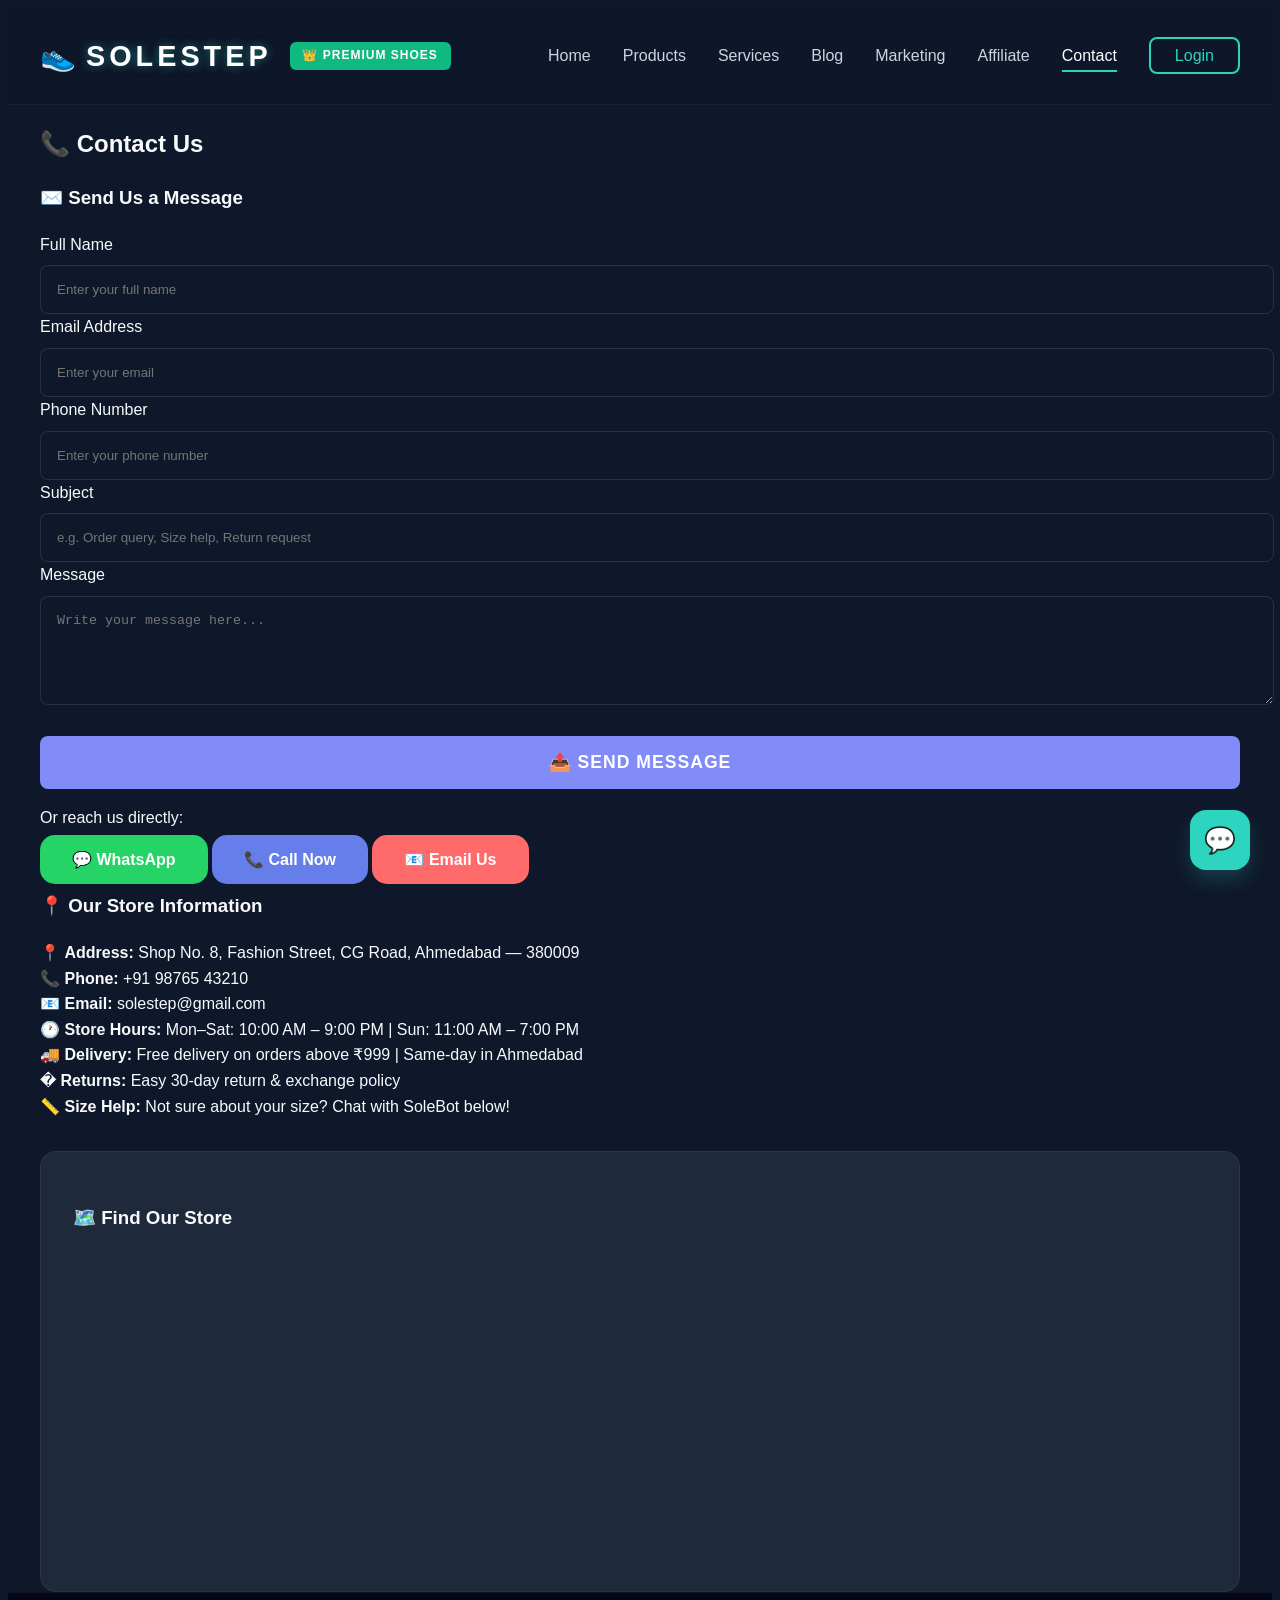
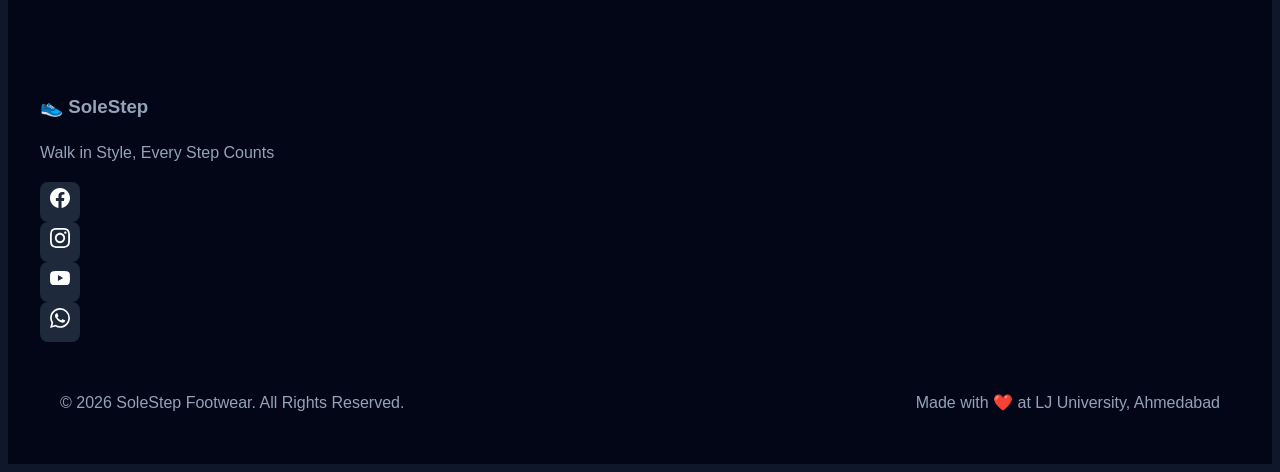
<file: smm-/contact.html>
<!DOCTYPE html>
<html lang="en">
<head>
    <meta charset="UTF-8">
    <meta name="viewport" content="width=device-width, initial-scale=1.0">
    <title>Contact - SoleStep Footwear</title>
    <link rel="stylesheet" href="style.css">
</head>
<body>
    <nav class="navbar">
        <div class="container">
            <div class="logo">👟 <span class="logo-text">SoleStep</span> <span class="veg-badge">👑 Premium Shoes</span></div>
            <div class="nav-right">
                <ul class="nav-links">
                    <li><a href="index.html">Home</a></li>
                    <li><a href="products.html">Products</a></li>
                    <li><a href="services.html">Services</a></li>
                    <li><a href="blog.html">Blog</a></li>
                    <li><a href="email-marketing.html">Marketing</a></li>
                    <li><a href="affiliate.html">Affiliate</a></li>
                    <li><a href="contact.html" class="active">Contact</a></li>
                    <li><a href="login.html" class="login-btn">Login</a></li>
                </ul>
            </div>
        </div>
    </nav>

    <section class="content-section">
        <div class="container">
            <h2>📞 Contact Us</h2>

            <div class="contact-form">
                <h3>✉️ Send Us a Message</h3>
                <form id="contactForm" onsubmit="submitForm(event)">
                    <div class="form-group">
                        <label>Full Name</label>
                        <input type="text" placeholder="Enter your full name" required>
                    </div>
                    <div class="form-group">
                        <label>Email Address</label>
                        <input type="email" placeholder="Enter your email" required>
                    </div>
                    <div class="form-group">
                        <label>Phone Number</label>
                        <input type="tel" placeholder="Enter your phone number" required>
                    </div>
                    <div class="form-group">
                        <label>Subject</label>
                        <input type="text" placeholder="e.g. Order query, Size help, Return request" required>
                    </div>
                    <div class="form-group">
                        <label>Message</label>
                        <textarea rows="5" placeholder="Write your message here..." required></textarea>
                    </div>
                    <button type="submit" class="submit-btn fancy-btn">📤 Send Message</button>
                </form>
                <div id="successMsg" style="display:none; background:rgba(255,255,255,0.95); color:#25D366; padding:1.5rem; border-radius:15px; text-align:center; margin-top:1rem; font-size:1.2rem; font-weight:bold;">
                    ✅ Message sent! We'll reply within 24 hours. Thank you for contacting SoleStep!
                </div>
                <div class="quick-contact">
                    <p>Or reach us directly:</p>
                    <div class="quick-buttons">
                        <a href="https://wa.me/919876543210" target="_blank" class="quick-btn" style="background:#25D366;color:white;padding:1rem 2rem;border-radius:15px;text-decoration:none;font-weight:bold;">💬 WhatsApp</a>
                        <a href="tel:+919876543210" class="quick-btn" style="background:#667eea;color:white;padding:1rem 2rem;border-radius:15px;text-decoration:none;font-weight:bold;">📞 Call Now</a>
                        <a href="mailto:solestep@gmail.com" class="quick-btn" style="background:#ff6b6b;color:white;padding:1rem 2rem;border-radius:15px;text-decoration:none;font-weight:bold;">📧 Email Us</a>
                    </div>
                </div>
            </div>

            <div class="contact-info">
                <h3>📍 Our Store Information</h3>
                <div class="info-item">📍 <strong>Address:</strong> Shop No. 8, Fashion Street, CG Road, Ahmedabad — 380009</div>
                <div class="info-item">📞 <strong>Phone:</strong> +91 98765 43210</div>
                <div class="info-item">📧 <strong>Email:</strong> solestep@gmail.com</div>
                <div class="info-item">🕐 <strong>Store Hours:</strong> Mon–Sat: 10:00 AM – 9:00 PM | Sun: 11:00 AM – 7:00 PM</div>
                <div class="info-item">🚚 <strong>Delivery:</strong> Free delivery on orders above ₹999 | Same-day in Ahmedabad</div>
                <div class="info-item">� <strong>Returns:</strong> Easy 30-day return & exchange policy</div>
                <div class="info-item">📏 <strong>Size Help:</strong> Not sure about your size? Chat with SoleBot below!</div>
            </div>

            <div class="marketing-card" style="margin-top:2rem;">
                <h3>🗺️ Find Our Store</h3>
                <iframe src="https://www.google.com/maps/embed?pb=!1m18!1m12!1m3!1d3671.9!2d72.5714!3d23.0225!2m3!1f0!2f0!3f0!3m2!1i1024!2i768!4f13.1!3m3!1m2!1s0x0%3A0x0!2zMjPCsDAxJzIxLjAiTiA3MsKwMzQnMTcuMCJF!5e0!3m2!1sen!2sin!4v1234567890"
                    width="100%" height="300" style="border:0;border-radius:10px;" allowfullscreen="" loading="lazy"></iframe>
            </div>
        </div>
    </section>

    <footer>
        <div class="container">
            <div class="footer-content">
                <div class="footer-logo"><h3>👟 SoleStep</h3><p>Walk in Style, Every Step Counts</p></div>
                <div class="social-links">
                    <a href="https://facebook.com" target="_blank" class="social-icon facebook" title="Facebook"><span class="icon-circle"><svg viewBox="0 0 24 24" width="20" height="20" fill="white"><path d="M24 12.073c0-6.627-5.373-12-12-12s-12 5.373-12 12c0 5.99 4.388 10.954 10.125 11.854v-8.385H7.078v-3.47h3.047V9.43c0-3.007 1.792-4.669 4.533-4.669 1.312 0 2.686.235 2.686.235v2.953H15.83c-1.491 0-1.956.925-1.956 1.874v2.25h3.328l-.532 3.47h-2.796v8.385C19.612 23.027 24 18.062 24 12.073z"/></svg></span></a>
                    <a href="https://instagram.com" target="_blank" class="social-icon instagram" title="Instagram"><span class="icon-circle"><svg viewBox="0 0 24 24" width="20" height="20" fill="white"><path d="M12 2.163c3.204 0 3.584.012 4.85.07 3.252.148 4.771 1.691 4.919 4.919.058 1.265.069 1.645.069 4.849 0 3.205-.012 3.584-.069 4.849-.149 3.225-1.664 4.771-4.919 4.919-1.266.058-1.644.07-4.85.07-3.204 0-3.584-.012-4.849-.07-3.26-.149-4.771-1.699-4.919-4.92-.058-1.265-.07-1.644-.07-4.849 0-3.204.013-3.583.07-4.849.149-3.227 1.664-4.771 4.919-4.919 1.266-.057 1.645-.069 4.849-.069zm0-2.163c-3.259 0-3.667.014-4.947.072-4.358.2-6.78 2.618-6.98 6.98-.059 1.281-.073 1.689-.073 4.948 0 3.259.014 3.668.072 4.948.2 4.358 2.618 6.78 6.98 6.98 1.281.058 1.689.072 4.948.072 3.259 0 3.668-.014 4.948-.072 4.354-.2 6.782-2.618 6.979-6.98.059-1.28.073-1.689.073-4.948 0-3.259-.014-3.667-.072-4.947-.196-4.354-2.617-6.78-6.979-6.98-1.281-.059-1.69-.073-4.949-.073zm0 5.838c-3.403 0-6.162 2.759-6.162 6.162s2.759 6.163 6.162 6.163 6.162-2.759 6.162-6.163c0-3.403-2.759-6.162-6.162-6.162zm0 10.162c-2.209 0-4-1.79-4-4 0-2.209 1.791-4 4-4s4 1.791 4 4c0 2.21-1.791 4-4 4zm6.406-11.845c-.796 0-1.441.645-1.441 1.44s.645 1.44 1.441 1.44c.795 0 1.439-.645 1.439-1.44s-.644-1.44-1.439-1.44z"/></svg></span></a>
                    <a href="https://youtube.com" target="_blank" class="social-icon youtube" title="YouTube"><span class="icon-circle"><svg viewBox="0 0 24 24" width="20" height="20" fill="white"><path d="M23.498 6.186a3.016 3.016 0 0 0-2.122-2.136C19.505 3.545 12 3.545 12 3.545s-7.505 0-9.377.505A3.017 3.017 0 0 0 .502 6.186C0 8.07 0 12 0 12s0 3.93.502 5.814a3.016 3.016 0 0 0 2.122 2.136c1.871.505 9.376.505 9.376.505s7.505 0 9.377-.505a3.015 3.015 0 0 0 2.122-2.136C24 15.93 24 12 24 12s0-3.93-.502-5.814zM9.545 15.568V8.432L15.818 12l-6.273 3.568z"/></svg></span></a>
                    <a href="https://wa.me/919876543210" target="_blank" class="social-icon whatsapp" title="WhatsApp"><span class="icon-circle"><svg viewBox="0 0 24 24" width="20" height="20" fill="white"><path d="M17.472 14.382c-.297-.149-1.758-.867-2.03-.967-.273-.099-.471-.148-.67.15-.197.297-.767.966-.94 1.164-.173.199-.347.223-.644.075-.297-.15-1.255-.463-2.39-1.475-.883-.788-1.48-1.761-1.653-2.059-.173-.297-.018-.458.13-.606.134-.133.298-.347.446-.52.149-.174.198-.298.298-.497.099-.198.05-.371-.025-.52-.075-.149-.669-1.612-.916-2.207-.242-.579-.487-.5-.669-.51-.173-.008-.371-.01-.57-.01-.198 0-.52.074-.792.372-.272.297-1.04 1.016-1.04 2.479 0 1.462 1.065 2.875 1.213 3.074.149.198 2.096 3.2 5.077 4.487.709.306 1.262.489 1.694.625.712.227 1.36.195 1.871.118.571-.085 1.758-.719 2.006-1.413.248-.694.248-1.289.173-1.413-.074-.124-.272-.198-.57-.347m-5.421 7.403h-.004a9.87 9.87 0 01-5.031-1.378l-.361-.214-3.741.982.998-3.648-.235-.374a9.86 9.86 0 01-1.51-5.26c.001-5.45 4.436-9.884 9.888-9.884 2.64 0 5.122 1.03 6.988 2.898a9.825 9.825 0 012.893 6.994c-.003 5.45-4.437 9.884-9.885 9.884m8.413-18.297A11.815 11.815 0 0012.05 0C5.495 0 .16 5.335.157 11.892c0 2.096.547 4.142 1.588 5.945L.057 24l6.305-1.654a11.882 11.882 0 005.683 1.448h.005c6.554 0 11.89-5.335 11.893-11.893a11.821 11.821 0 00-3.48-8.413Z"/></svg></span></a>
                </div>
            </div>
            <div class="footer-bottom">
                <p>&copy; 2026 SoleStep Footwear. All Rights Reserved.</p>
                <p>Made with ❤️ at LJ University, Ahmedabad</p>
            </div>
        </div>
    </footer>

    <div id="chatbot-btn" onclick="toggleChat()" title="Chat with SoleBot">💬</div>
    <div id="chatbot-box">
        <div id="chat-header"><span>👟 SoleBot — AI Assistant</span><button onclick="toggleChat()" style="background:none;border:none;color:white;font-size:1.2rem;cursor:pointer;">✕</button></div>
        <div id="chat-messages"><div class="bot-msg">Hi! 👋 I'm SoleBot. Ask me about shoes, sizes, delivery or anything!</div></div>
        <div id="chat-input-area"><input type="text" id="chat-input" placeholder="Type your message..." onkeydown="if(event.key==='Enter') sendMsg()"><button onclick="sendMsg()">➤</button></div>
    </div>
    <script src="chatbot.js"></script>
    <script>function submitForm(e){e.preventDefault();document.getElementById('contactForm').style.display='none';document.getElementById('successMsg').style.display='block';}</script>
</body>
</html>
</file>
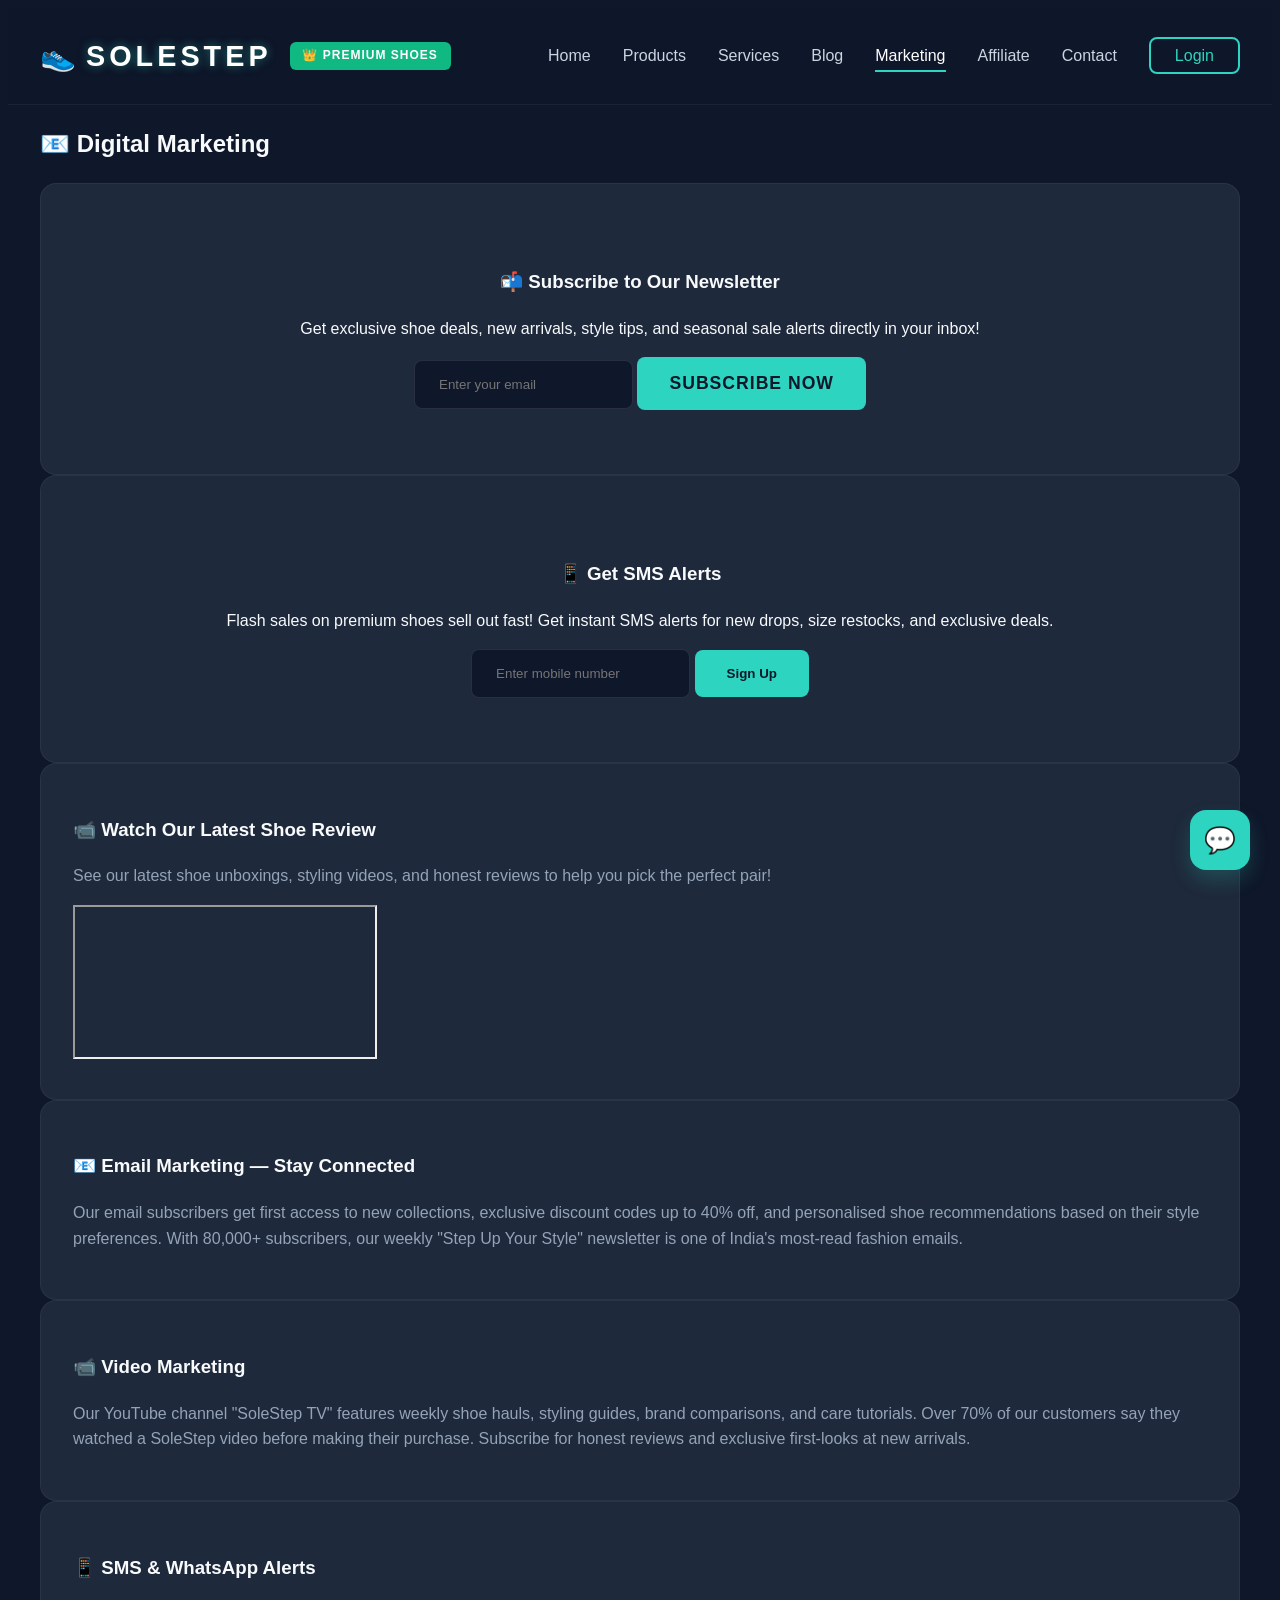
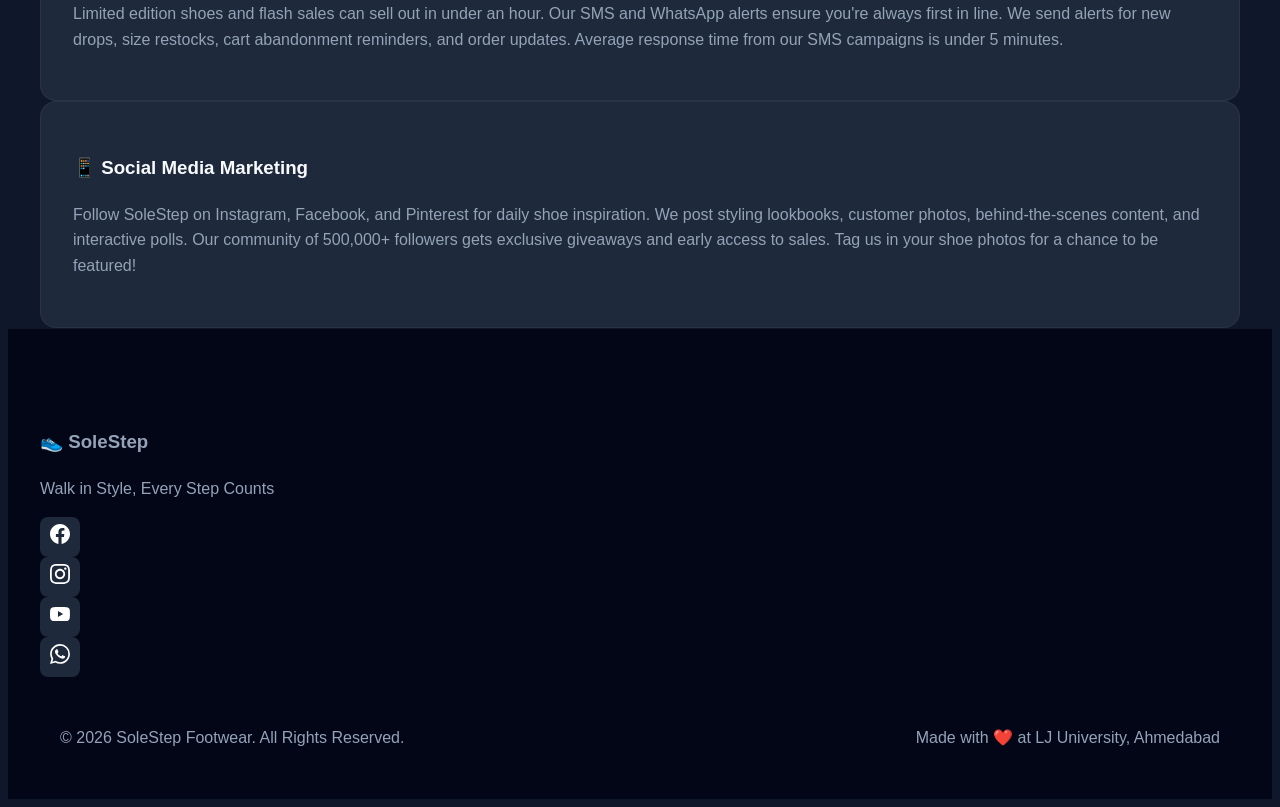
<file: smm-/email-marketing.html>
<!DOCTYPE html>
<html lang="en">
<head>
    <meta charset="UTF-8">
    <meta name="viewport" content="width=device-width, initial-scale=1.0">
    <title>Marketing - SoleStep Footwear</title>
    <link rel="stylesheet" href="style.css">
</head>
<body>
    <nav class="navbar">
        <div class="container">
            <div class="logo">👟 <span class="logo-text">SoleStep</span> <span class="veg-badge">👑 Premium Shoes</span></div>
            <div class="nav-right">
                <ul class="nav-links">
                    <li><a href="index.html">Home</a></li>
                    <li><a href="products.html">Products</a></li>
                    <li><a href="services.html">Services</a></li>
                    <li><a href="blog.html">Blog</a></li>
                    <li><a href="email-marketing.html" class="active">Marketing</a></li>
                    <li><a href="affiliate.html">Affiliate</a></li>
                    <li><a href="contact.html">Contact</a></li>
                    <li><a href="login.html" class="login-btn">Login</a></li>
                </ul>
            </div>
        </div>
    </nav>
    <section class="content-section">
        <div class="container">
            <h2>📧 Digital Marketing</h2>
            <div class="subscription-box">
                <h3>📬 Subscribe to Our Newsletter</h3>
                <p>Get exclusive shoe deals, new arrivals, style tips, and seasonal sale alerts directly in your inbox!</p>
                <form class="subscription-form" onsubmit="alert('Subscribed! Thank you.'); return false;">
                    <input type="email" placeholder="Enter your email" required>
                    <button type="submit" class="fancy-btn">Subscribe Now</button>
                </form>
            </div>
            <div class="sms-box">
                <h3>📱 Get SMS Alerts</h3>
                <p>Flash sales on premium shoes sell out fast! Get instant SMS alerts for new drops, size restocks, and exclusive deals.</p>
                <form class="sms-form" onsubmit="alert('Signed up for SMS alerts!'); return false;">
                    <input type="tel" placeholder="Enter mobile number" required>
                    <button type="submit">Sign Up</button>
                </form>
            </div>
            <div class="marketing-card">
                <h3>📹 Watch Our Latest Shoe Review</h3>
                <p>See our latest shoe unboxings, styling videos, and honest reviews to help you pick the perfect pair!</p>
                <div class="video-container">
                    <iframe src="https://www.youtube.com/embed/dQw4w9WgXcQ" allowfullscreen></iframe>
                </div>
            </div>
            <div class="marketing-card">
                <h3>📧 Email Marketing — Stay Connected</h3>
                <p>Our email subscribers get first access to new collections, exclusive discount codes up to 40% off, and personalised shoe recommendations based on their style preferences. With 80,000+ subscribers, our weekly "Step Up Your Style" newsletter is one of India's most-read fashion emails.</p>
            </div>
            <div class="marketing-card">
                <h3>📹 Video Marketing</h3>
                <p>Our YouTube channel "SoleStep TV" features weekly shoe hauls, styling guides, brand comparisons, and care tutorials. Over 70% of our customers say they watched a SoleStep video before making their purchase. Subscribe for honest reviews and exclusive first-looks at new arrivals.</p>
            </div>
            <div class="marketing-card">
                <h3>📱 SMS & WhatsApp Alerts</h3>
                <p>Limited edition shoes and flash sales can sell out in under an hour. Our SMS and WhatsApp alerts ensure you're always first in line. We send alerts for new drops, size restocks, cart abandonment reminders, and order updates. Average response time from our SMS campaigns is under 5 minutes.</p>
            </div>
            <div class="marketing-card">
                <h3>📱 Social Media Marketing</h3>
                <p>Follow SoleStep on Instagram, Facebook, and Pinterest for daily shoe inspiration. We post styling lookbooks, customer photos, behind-the-scenes content, and interactive polls. Our community of 500,000+ followers gets exclusive giveaways and early access to sales. Tag us in your shoe photos for a chance to be featured!</p>
            </div>
        </div>
    </section>
    <footer>
        <div class="container">
            <div class="footer-content">
                <div class="footer-logo"><h3>👟 SoleStep</h3><p>Walk in Style, Every Step Counts</p></div>
                <div class="social-links">
                    <a href="https://facebook.com" target="_blank" class="social-icon facebook" title="Facebook"><span class="icon-circle"><svg viewBox="0 0 24 24" width="20" height="20" fill="white"><path d="M24 12.073c0-6.627-5.373-12-12-12s-12 5.373-12 12c0 5.99 4.388 10.954 10.125 11.854v-8.385H7.078v-3.47h3.047V9.43c0-3.007 1.792-4.669 4.533-4.669 1.312 0 2.686.235 2.686.235v2.953H15.83c-1.491 0-1.956.925-1.956 1.874v2.25h3.328l-.532 3.47h-2.796v8.385C19.612 23.027 24 18.062 24 12.073z"/></svg></span></a>
                    <a href="https://instagram.com" target="_blank" class="social-icon instagram" title="Instagram"><span class="icon-circle"><svg viewBox="0 0 24 24" width="20" height="20" fill="white"><path d="M12 2.163c3.204 0 3.584.012 4.85.07 3.252.148 4.771 1.691 4.919 4.919.058 1.265.069 1.645.069 4.849 0 3.205-.012 3.584-.069 4.849-.149 3.225-1.664 4.771-4.919 4.919-1.266.058-1.644.07-4.85.07-3.204 0-3.584-.012-4.849-.07-3.26-.149-4.771-1.699-4.919-4.92-.058-1.265-.07-1.644-.07-4.849 0-3.204.013-3.583.07-4.849.149-3.227 1.664-4.771 4.919-4.919 1.266-.057 1.645-.069 4.849-.069zm0-2.163c-3.259 0-3.667.014-4.947.072-4.358.2-6.78 2.618-6.98 6.98-.059 1.281-.073 1.689-.073 4.948 0 3.259.014 3.668.072 4.948.2 4.358 2.618 6.78 6.98 6.98 1.281.058 1.689.072 4.948.072 3.259 0 3.668-.014 4.948-.072 4.354-.2 6.782-2.618 6.979-6.98.059-1.28.073-1.689.073-4.948 0-3.259-.014-3.667-.072-4.947-.196-4.354-2.617-6.78-6.979-6.98-1.281-.059-1.69-.073-4.949-.073zm0 5.838c-3.403 0-6.162 2.759-6.162 6.162s2.759 6.163 6.162 6.163 6.162-2.759 6.162-6.163c0-3.403-2.759-6.162-6.162-6.162zm0 10.162c-2.209 0-4-1.79-4-4 0-2.209 1.791-4 4-4s4 1.791 4 4c0 2.21-1.791 4-4 4zm6.406-11.845c-.796 0-1.441.645-1.441 1.44s.645 1.44 1.441 1.44c.795 0 1.439-.645 1.439-1.44s-.644-1.44-1.439-1.44z"/></svg></span></a>
                    <a href="https://youtube.com" target="_blank" class="social-icon youtube" title="YouTube"><span class="icon-circle"><svg viewBox="0 0 24 24" width="20" height="20" fill="white"><path d="M23.498 6.186a3.016 3.016 0 0 0-2.122-2.136C19.505 3.545 12 3.545 12 3.545s-7.505 0-9.377.505A3.017 3.017 0 0 0 .502 6.186C0 8.07 0 12 0 12s0 3.93.502 5.814a3.016 3.016 0 0 0 2.122 2.136c1.871.505 9.376.505 9.376.505s7.505 0 9.377-.505a3.015 3.015 0 0 0 2.122-2.136C24 15.93 24 12 24 12s0-3.93-.502-5.814zM9.545 15.568V8.432L15.818 12l-6.273 3.568z"/></svg></span></a>
                    <a href="https://wa.me/919876543210" target="_blank" class="social-icon whatsapp" title="WhatsApp"><span class="icon-circle"><svg viewBox="0 0 24 24" width="20" height="20" fill="white"><path d="M17.472 14.382c-.297-.149-1.758-.867-2.03-.967-.273-.099-.471-.148-.67.15-.197.297-.767.966-.94 1.164-.173.199-.347.223-.644.075-.297-.15-1.255-.463-2.39-1.475-.883-.788-1.48-1.761-1.653-2.059-.173-.297-.018-.458.13-.606.134-.133.298-.347.446-.52.149-.174.198-.298.298-.497.099-.198.05-.371-.025-.52-.075-.149-.669-1.612-.916-2.207-.242-.579-.487-.5-.669-.51-.173-.008-.371-.01-.57-.01-.198 0-.52.074-.792.372-.272.297-1.04 1.016-1.04 2.479 0 1.462 1.065 2.875 1.213 3.074.149.198 2.096 3.2 5.077 4.487.709.306 1.262.489 1.694.625.712.227 1.36.195 1.871.118.571-.085 1.758-.719 2.006-1.413.248-.694.248-1.289.173-1.413-.074-.124-.272-.198-.57-.347m-5.421 7.403h-.004a9.87 9.87 0 01-5.031-1.378l-.361-.214-3.741.982.998-3.648-.235-.374a9.86 9.86 0 01-1.51-5.26c.001-5.45 4.436-9.884 9.888-9.884 2.64 0 5.122 1.03 6.988 2.898a9.825 9.825 0 012.893 6.994c-.003 5.45-4.437 9.884-9.885 9.884m8.413-18.297A11.815 11.815 0 0012.05 0C5.495 0 .16 5.335.157 11.892c0 2.096.547 4.142 1.588 5.945L.057 24l6.305-1.654a11.882 11.882 0 005.683 1.448h.005c6.554 0 11.89-5.335 11.893-11.893a11.821 11.821 0 00-3.48-8.413Z"/></svg></span></a>
                </div>
            </div>
            <div class="footer-bottom"><p>&copy; 2026 SoleStep Footwear. All Rights Reserved.</p><p>Made with ❤️ at LJ University, Ahmedabad</p></div>
        </div>
    </footer>
    <div id="chatbot-btn" onclick="toggleChat()" title="Chat with SoleBot">💬</div>
    <div id="chatbot-box">
        <div id="chat-header"><span>👟 SoleBot — AI Assistant</span><button onclick="toggleChat()" style="background:none;border:none;color:white;font-size:1.2rem;cursor:pointer;">✕</button></div>
        <div id="chat-messages"><div class="bot-msg">Hi! 👋 I'm SoleBot. Ask me about shoes, sizes, delivery or anything!</div></div>
        <div id="chat-input-area"><input type="text" id="chat-input" placeholder="Type your message..." onkeydown="if(event.key==='Enter') sendMsg()"><button onclick="sendMsg()">➤</button></div>
    </div>
    <script src="chatbot.js"></script>
</body>
</html>
</file>
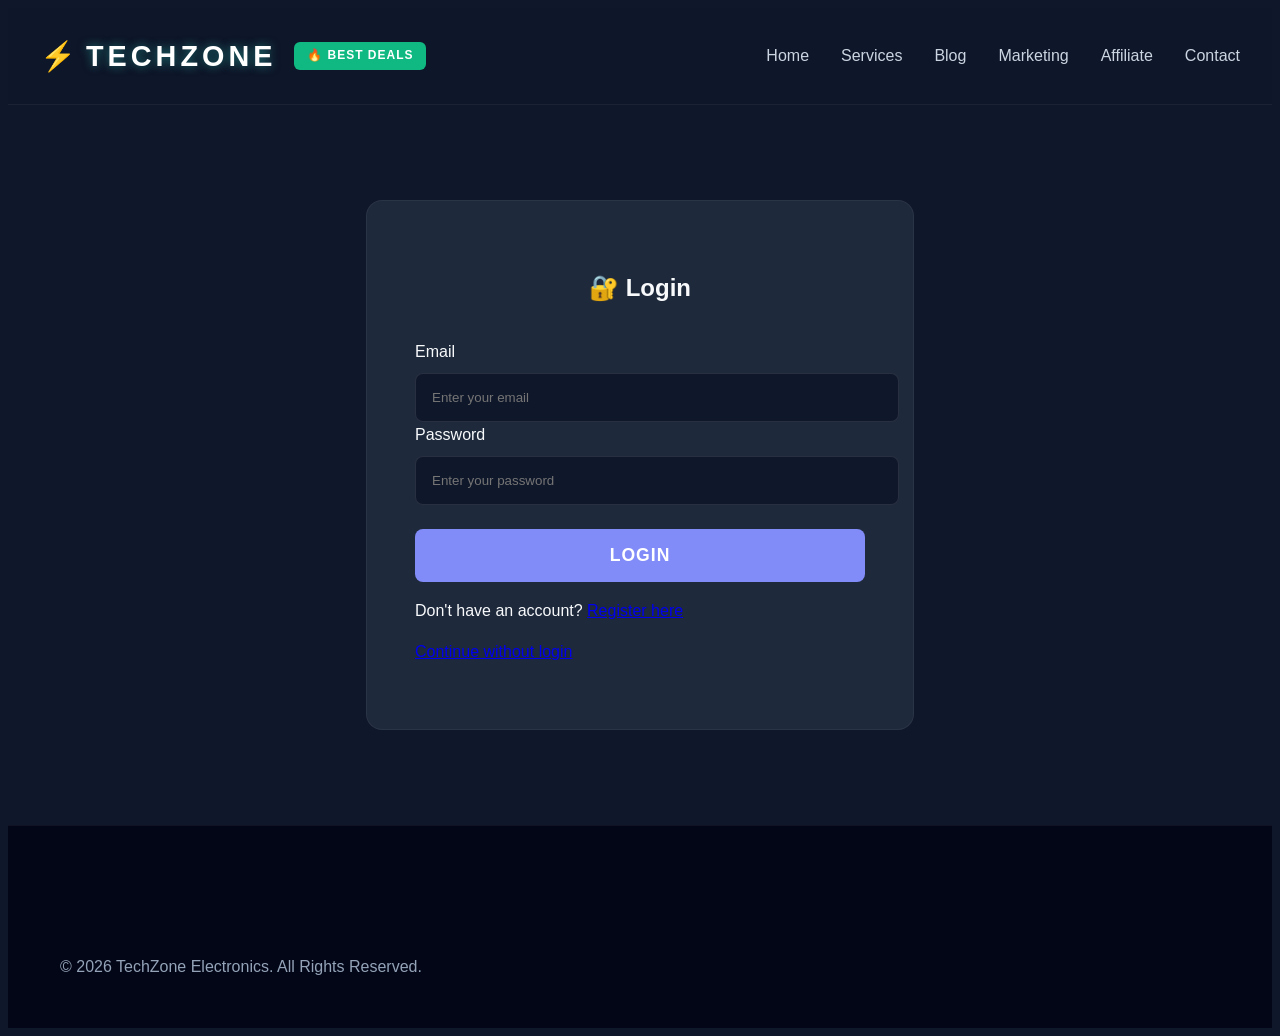
<file: smm-/login.html>
<!DOCTYPE html>
<html lang="en">
<head>
    <meta charset="UTF-8">
    <meta name="viewport" content="width=device-width, initial-scale=1.0">
    <title>Login - TechZone Electronics</title>
    <link rel="stylesheet" href="style.css">
</head>
<body>
    <nav class="navbar">
        <div class="container">
            <div class="logo">⚡ <span class="logo-text">TechZone</span> <span class="veg-badge">🔥 Best Deals</span></div>
            <div class="nav-right">
                <ul class="nav-links">
                    <li><a href="index.html">Home</a></li>
                    <li><a href="services.html">Services</a></li>
                    <li><a href="blog.html">Blog</a></li>
                    <li><a href="email-marketing.html">Marketing</a></li>
                    <li><a href="affiliate.html">Affiliate</a></li>
                    <li><a href="contact.html">Contact</a></li>
                </ul>
            </div>
        </div>
    </nav>

    <div class="auth-container">
        <div class="auth-box">
            <h2>🔐 Login</h2>
            <form action="index.html">
                <div class="form-group">
                    <label for="email">Email</label>
                    <input type="email" id="email" placeholder="Enter your email" required>
                </div>
                <div class="form-group">
                    <label for="password">Password</label>
                    <input type="password" id="password" placeholder="Enter your password" required>
                </div>
                <button type="submit" class="submit-btn fancy-btn">Login</button>
            </form>
            <div class="auth-link">
                <p>Don't have an account? <a href="register.html">Register here</a></p>
                <p><a href="index.html">Continue without login</a></p>
            </div>
        </div>
    </div>

    <footer>
        <div class="container">
            <div class="footer-bottom">
                <p>&copy; 2026 TechZone Electronics. All Rights Reserved.</p>
            </div>
        </div>
    </footer>
</body>
</html>
</file>
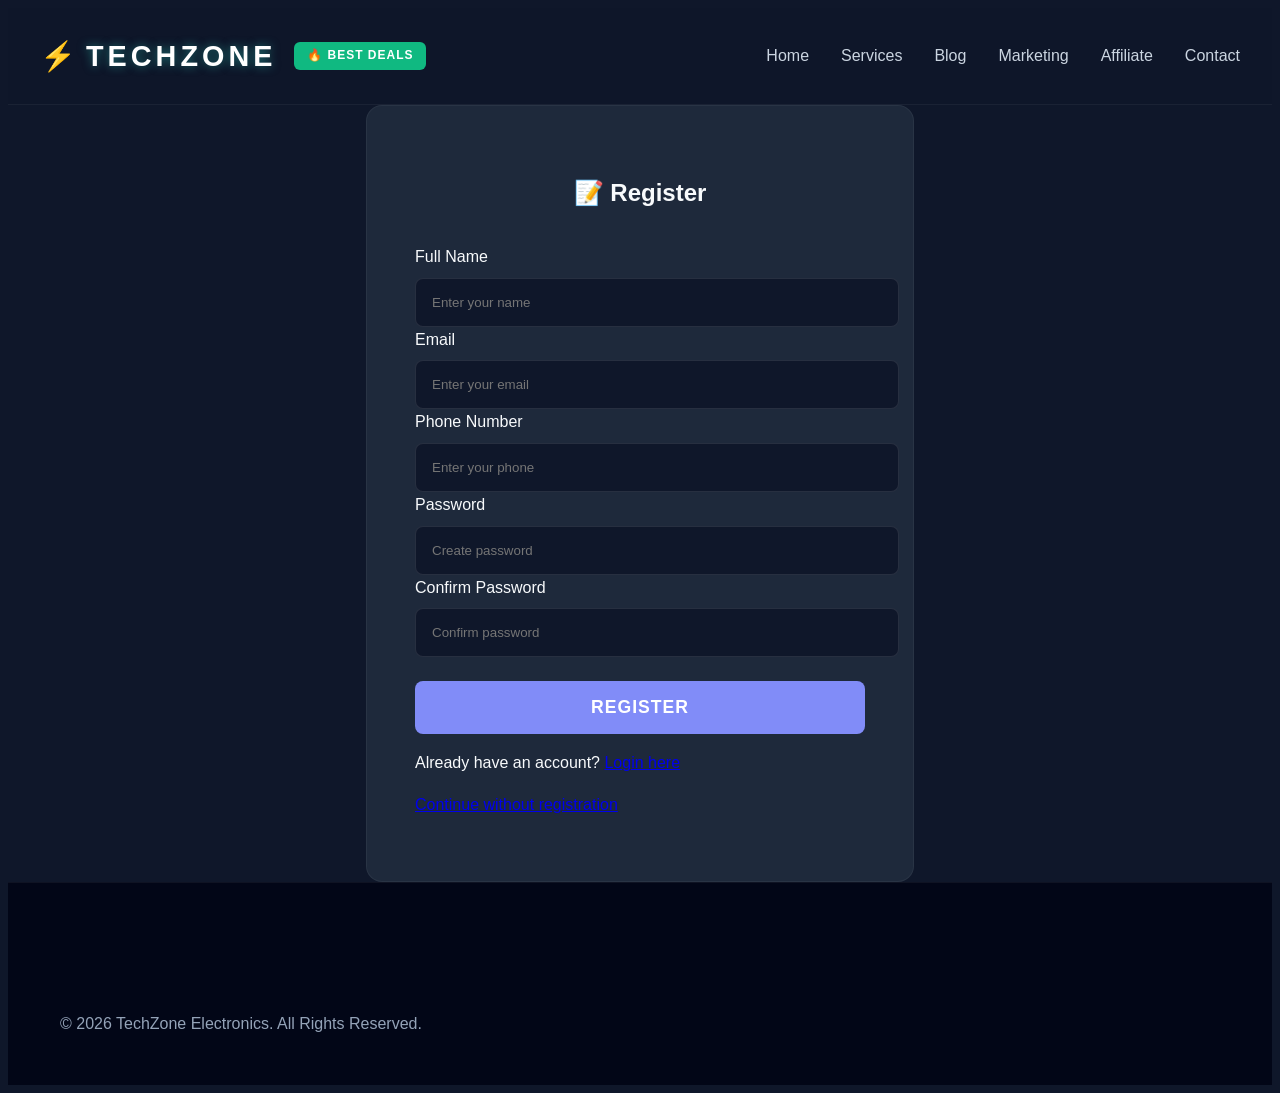
<file: smm-/register.html>
<!DOCTYPE html>
<html lang="en">
<head>
    <meta charset="UTF-8">
    <meta name="viewport" content="width=device-width, initial-scale=1.0">
    <title>Register - TechZone Electronics</title>
    <link rel="stylesheet" href="style.css">
</head>
<body>
    <nav class="navbar">
        <div class="container">
            <div class="logo">⚡ <span class="logo-text">TechZone</span> <span class="veg-badge">🔥 Best Deals</span></div>
            <div class="nav-right">
                <ul class="nav-links">
                    <li><a href="index.html">Home</a></li>
                    <li><a href="services.html">Services</a></li>
                    <li><a href="blog.html">Blog</a></li>
                    <li><a href="email-marketing.html">Marketing</a></li>
                    <li><a href="affiliate.html">Affiliate</a></li>
                    <li><a href="contact.html">Contact</a></li>
                </ul>
            </div>
        </div>
    </nav>

    <div class="auth-container">
        <div class="auth-box">
            <h2>📝 Register</h2>
            <form action="login.html">
                <div class="form-group">
                    <label for="name">Full Name</label>
                    <input type="text" id="name" placeholder="Enter your name" required>
                </div>
                <div class="form-group">
                    <label for="email">Email</label>
                    <input type="email" id="email" placeholder="Enter your email" required>
                </div>
                <div class="form-group">
                    <label for="phone">Phone Number</label>
                    <input type="tel" id="phone" placeholder="Enter your phone" required>
                </div>
                <div class="form-group">
                    <label for="password">Password</label>
                    <input type="password" id="password" placeholder="Create password" required>
                </div>
                <div class="form-group">
                    <label for="confirm-password">Confirm Password</label>
                    <input type="password" id="confirm-password" placeholder="Confirm password" required>
                </div>
                <button type="submit" class="submit-btn fancy-btn">Register</button>
            </form>
            <div class="auth-link">
                <p>Already have an account? <a href="login.html">Login here</a></p>
                <p><a href="index.html">Continue without registration</a></p>
            </div>
        </div>
    </div>

    <footer>
        <div class="container">
            <div class="footer-bottom">
                <p>&copy; 2026 TechZone Electronics. All Rights Reserved.</p>
            </div>
        </div>
    </footer>
</body>
</html>
</file>
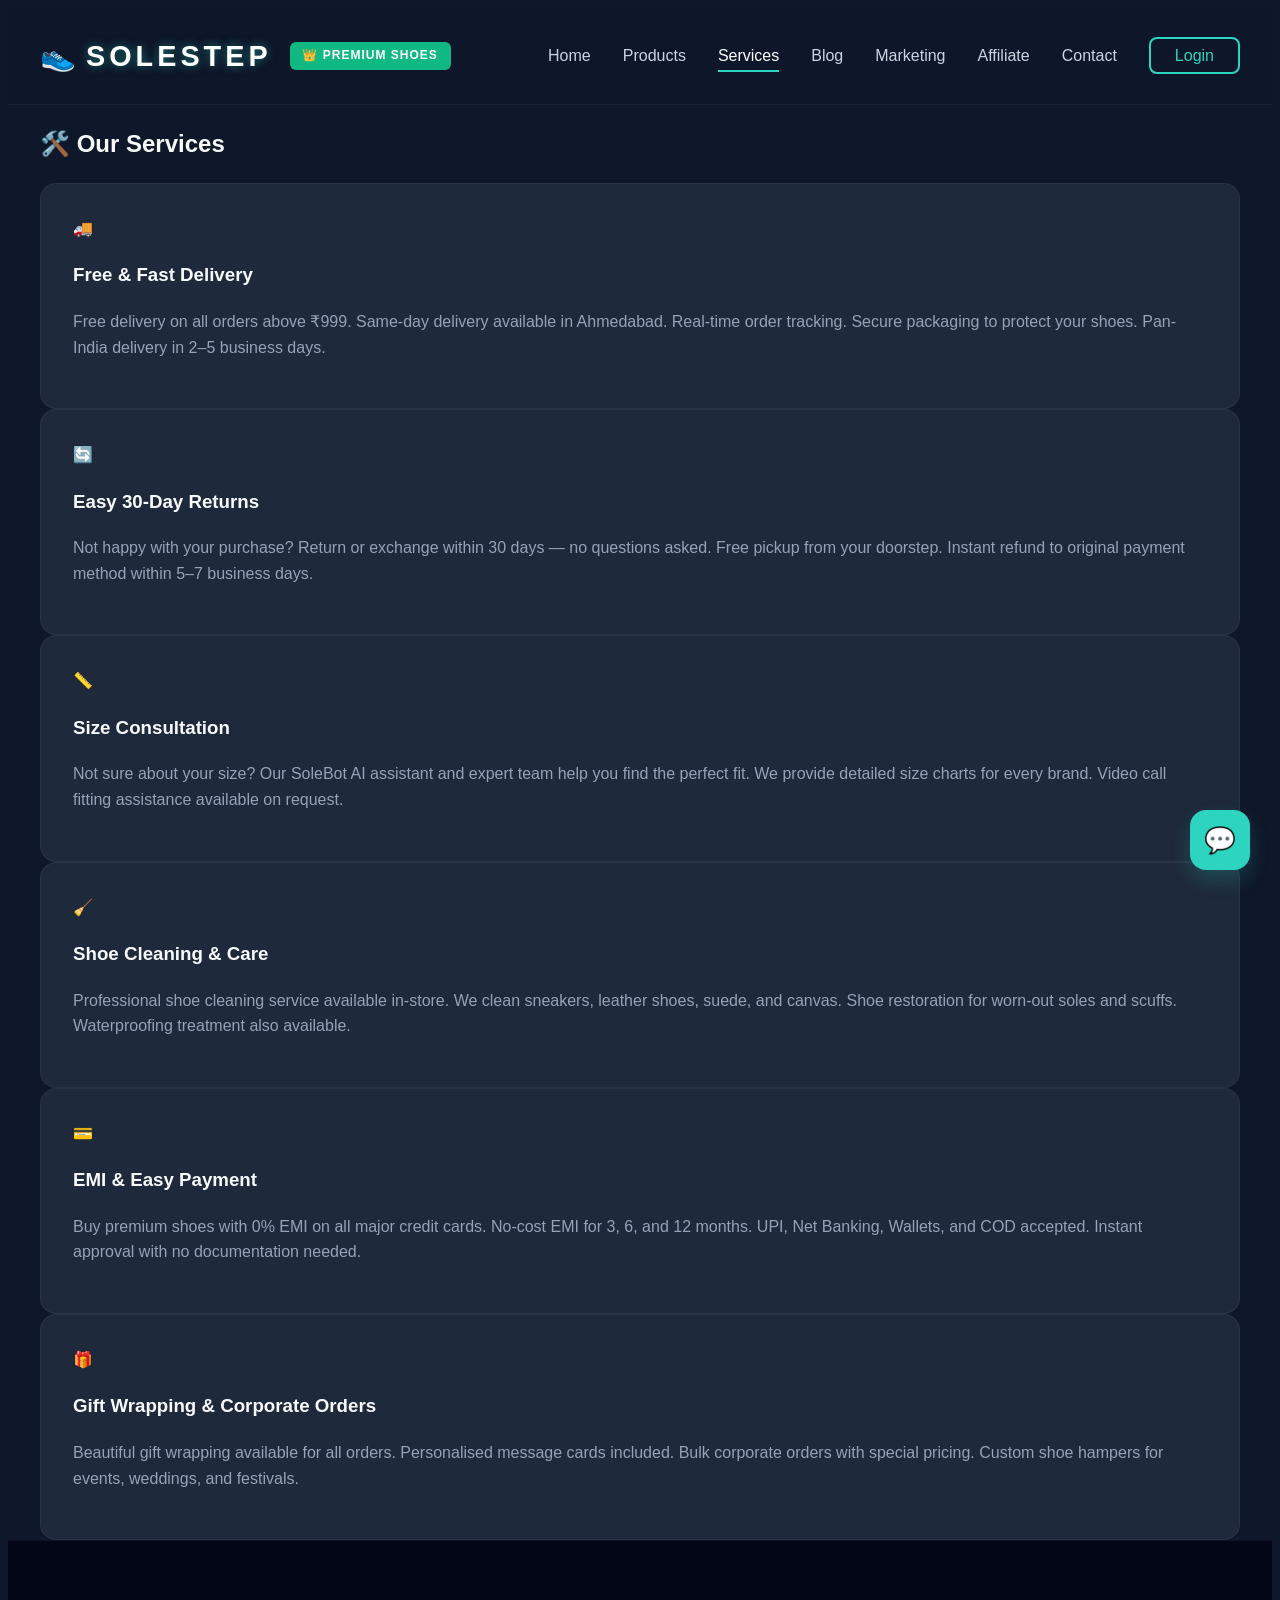
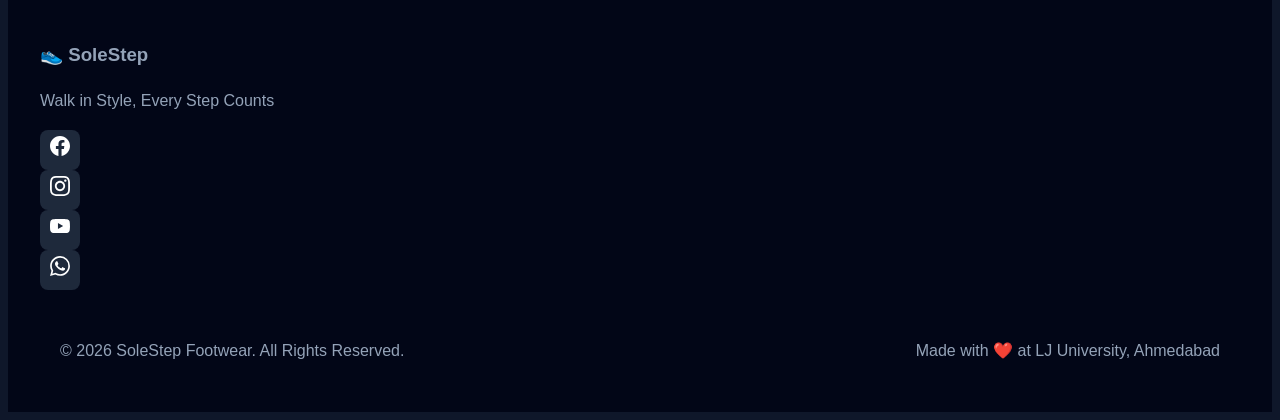
<file: smm-/services.html>
<!DOCTYPE html>
<html lang="en">
<head>
    <meta charset="UTF-8">
    <meta name="viewport" content="width=device-width, initial-scale=1.0">
    <title>Services - SoleStep Footwear</title>
    <link rel="stylesheet" href="style.css">
</head>
<body>
    <nav class="navbar">
        <div class="container">
            <div class="logo">👟 <span class="logo-text">SoleStep</span> <span class="veg-badge">👑 Premium Shoes</span></div>
            <div class="nav-right">
                <ul class="nav-links">
                    <li><a href="index.html">Home</a></li>
                    <li><a href="products.html">Products</a></li>
                    <li><a href="services.html" class="active">Services</a></li>
                    <li><a href="blog.html">Blog</a></li>
                    <li><a href="email-marketing.html">Marketing</a></li>
                    <li><a href="affiliate.html">Affiliate</a></li>
                    <li><a href="contact.html">Contact</a></li>
                    <li><a href="login.html" class="login-btn">Login</a></li>
                </ul>
            </div>
        </div>
    </nav>
    <section class="content-section">
        <div class="container">
            <h2>🛠️ Our Services</h2>
            <div class="services-grid">
                <div class="service-card">
                    <div class="service-icon">🚚</div>
                    <h3>Free & Fast Delivery</h3>
                    <p>Free delivery on all orders above ₹999. Same-day delivery available in Ahmedabad. Real-time order tracking. Secure packaging to protect your shoes. Pan-India delivery in 2–5 business days.</p>
                </div>
                <div class="service-card">
                    <div class="service-icon">🔄</div>
                    <h3>Easy 30-Day Returns</h3>
                    <p>Not happy with your purchase? Return or exchange within 30 days — no questions asked. Free pickup from your doorstep. Instant refund to original payment method within 5–7 business days.</p>
                </div>
                <div class="service-card">
                    <div class="service-icon">📏</div>
                    <h3>Size Consultation</h3>
                    <p>Not sure about your size? Our SoleBot AI assistant and expert team help you find the perfect fit. We provide detailed size charts for every brand. Video call fitting assistance available on request.</p>
                </div>
                <div class="service-card">
                    <div class="service-icon">🧹</div>
                    <h3>Shoe Cleaning & Care</h3>
                    <p>Professional shoe cleaning service available in-store. We clean sneakers, leather shoes, suede, and canvas. Shoe restoration for worn-out soles and scuffs. Waterproofing treatment also available.</p>
                </div>
                <div class="service-card">
                    <div class="service-icon">💳</div>
                    <h3>EMI & Easy Payment</h3>
                    <p>Buy premium shoes with 0% EMI on all major credit cards. No-cost EMI for 3, 6, and 12 months. UPI, Net Banking, Wallets, and COD accepted. Instant approval with no documentation needed.</p>
                </div>
                <div class="service-card">
                    <div class="service-icon">🎁</div>
                    <h3>Gift Wrapping & Corporate Orders</h3>
                    <p>Beautiful gift wrapping available for all orders. Personalised message cards included. Bulk corporate orders with special pricing. Custom shoe hampers for events, weddings, and festivals.</p>
                </div>
            </div>
        </div>
    </section>
    <footer>
        <div class="container">
            <div class="footer-content">
                <div class="footer-logo"><h3>👟 SoleStep</h3><p>Walk in Style, Every Step Counts</p></div>
                <div class="social-links">
                    <a href="https://facebook.com" target="_blank" class="social-icon facebook" title="Facebook"><span class="icon-circle"><svg viewBox="0 0 24 24" width="20" height="20" fill="white"><path d="M24 12.073c0-6.627-5.373-12-12-12s-12 5.373-12 12c0 5.99 4.388 10.954 10.125 11.854v-8.385H7.078v-3.47h3.047V9.43c0-3.007 1.792-4.669 4.533-4.669 1.312 0 2.686.235 2.686.235v2.953H15.83c-1.491 0-1.956.925-1.956 1.874v2.25h3.328l-.532 3.47h-2.796v8.385C19.612 23.027 24 18.062 24 12.073z"/></svg></span></a>
                    <a href="https://instagram.com" target="_blank" class="social-icon instagram" title="Instagram"><span class="icon-circle"><svg viewBox="0 0 24 24" width="20" height="20" fill="white"><path d="M12 2.163c3.204 0 3.584.012 4.85.07 3.252.148 4.771 1.691 4.919 4.919.058 1.265.069 1.645.069 4.849 0 3.205-.012 3.584-.069 4.849-.149 3.225-1.664 4.771-4.919 4.919-1.266.058-1.644.07-4.85.07-3.204 0-3.584-.012-4.849-.07-3.26-.149-4.771-1.699-4.919-4.92-.058-1.265-.07-1.644-.07-4.849 0-3.204.013-3.583.07-4.849.149-3.227 1.664-4.771 4.919-4.919 1.266-.057 1.645-.069 4.849-.069zm0-2.163c-3.259 0-3.667.014-4.947.072-4.358.2-6.78 2.618-6.98 6.98-.059 1.281-.073 1.689-.073 4.948 0 3.259.014 3.668.072 4.948.2 4.358 2.618 6.78 6.98 6.98 1.281.058 1.689.072 4.948.072 3.259 0 3.668-.014 4.948-.072 4.354-.2 6.782-2.618 6.979-6.98.059-1.28.073-1.689.073-4.948 0-3.259-.014-3.667-.072-4.947-.196-4.354-2.617-6.78-6.979-6.98-1.281-.059-1.69-.073-4.949-.073zm0 5.838c-3.403 0-6.162 2.759-6.162 6.162s2.759 6.163 6.162 6.163 6.162-2.759 6.162-6.163c0-3.403-2.759-6.162-6.162-6.162zm0 10.162c-2.209 0-4-1.79-4-4 0-2.209 1.791-4 4-4s4 1.791 4 4c0 2.21-1.791 4-4 4zm6.406-11.845c-.796 0-1.441.645-1.441 1.44s.645 1.44 1.441 1.44c.795 0 1.439-.645 1.439-1.44s-.644-1.44-1.439-1.44z"/></svg></span></a>
                    <a href="https://youtube.com" target="_blank" class="social-icon youtube" title="YouTube"><span class="icon-circle"><svg viewBox="0 0 24 24" width="20" height="20" fill="white"><path d="M23.498 6.186a3.016 3.016 0 0 0-2.122-2.136C19.505 3.545 12 3.545 12 3.545s-7.505 0-9.377.505A3.017 3.017 0 0 0 .502 6.186C0 8.07 0 12 0 12s0 3.93.502 5.814a3.016 3.016 0 0 0 2.122 2.136c1.871.505 9.376.505 9.376.505s7.505 0 9.377-.505a3.015 3.015 0 0 0 2.122-2.136C24 15.93 24 12 24 12s0-3.93-.502-5.814zM9.545 15.568V8.432L15.818 12l-6.273 3.568z"/></svg></span></a>
                    <a href="https://wa.me/919876543210" target="_blank" class="social-icon whatsapp" title="WhatsApp"><span class="icon-circle"><svg viewBox="0 0 24 24" width="20" height="20" fill="white"><path d="M17.472 14.382c-.297-.149-1.758-.867-2.03-.967-.273-.099-.471-.148-.67.15-.197.297-.767.966-.94 1.164-.173.199-.347.223-.644.075-.297-.15-1.255-.463-2.39-1.475-.883-.788-1.48-1.761-1.653-2.059-.173-.297-.018-.458.13-.606.134-.133.298-.347.446-.52.149-.174.198-.298.298-.497.099-.198.05-.371-.025-.52-.075-.149-.669-1.612-.916-2.207-.242-.579-.487-.5-.669-.51-.173-.008-.371-.01-.57-.01-.198 0-.52.074-.792.372-.272.297-1.04 1.016-1.04 2.479 0 1.462 1.065 2.875 1.213 3.074.149.198 2.096 3.2 5.077 4.487.709.306 1.262.489 1.694.625.712.227 1.36.195 1.871.118.571-.085 1.758-.719 2.006-1.413.248-.694.248-1.289.173-1.413-.074-.124-.272-.198-.57-.347m-5.421 7.403h-.004a9.87 9.87 0 01-5.031-1.378l-.361-.214-3.741.982.998-3.648-.235-.374a9.86 9.86 0 01-1.51-5.26c.001-5.45 4.436-9.884 9.888-9.884 2.64 0 5.122 1.03 6.988 2.898a9.825 9.825 0 012.893 6.994c-.003 5.45-4.437 9.884-9.885 9.884m8.413-18.297A11.815 11.815 0 0012.05 0C5.495 0 .16 5.335.157 11.892c0 2.096.547 4.142 1.588 5.945L.057 24l6.305-1.654a11.882 11.882 0 005.683 1.448h.005c6.554 0 11.89-5.335 11.893-11.893a11.821 11.821 0 00-3.48-8.413Z"/></svg></span></a>
                </div>
            </div>
            <div class="footer-bottom"><p>&copy; 2026 SoleStep Footwear. All Rights Reserved.</p><p>Made with ❤️ at LJ University, Ahmedabad</p></div>
        </div>
    </footer>
    <div id="chatbot-btn" onclick="toggleChat()" title="Chat with SoleBot">💬</div>
    <div id="chatbot-box">
        <div id="chat-header"><span>👟 SoleBot — AI Assistant</span><button onclick="toggleChat()" style="background:none;border:none;color:white;font-size:1.2rem;cursor:pointer;">✕</button></div>
        <div id="chat-messages"><div class="bot-msg">Hi! 👋 I'm SoleBot. Ask me about shoes, sizes, delivery or anything!</div></div>
        <div id="chat-input-area"><input type="text" id="chat-input" placeholder="Type your message..." onkeydown="if(event.key==='Enter') sendMsg()"><button onclick="sendMsg()">➤</button></div>
    </div>
    <script src="chatbot.js"></script>
</body>
</html>
</file>
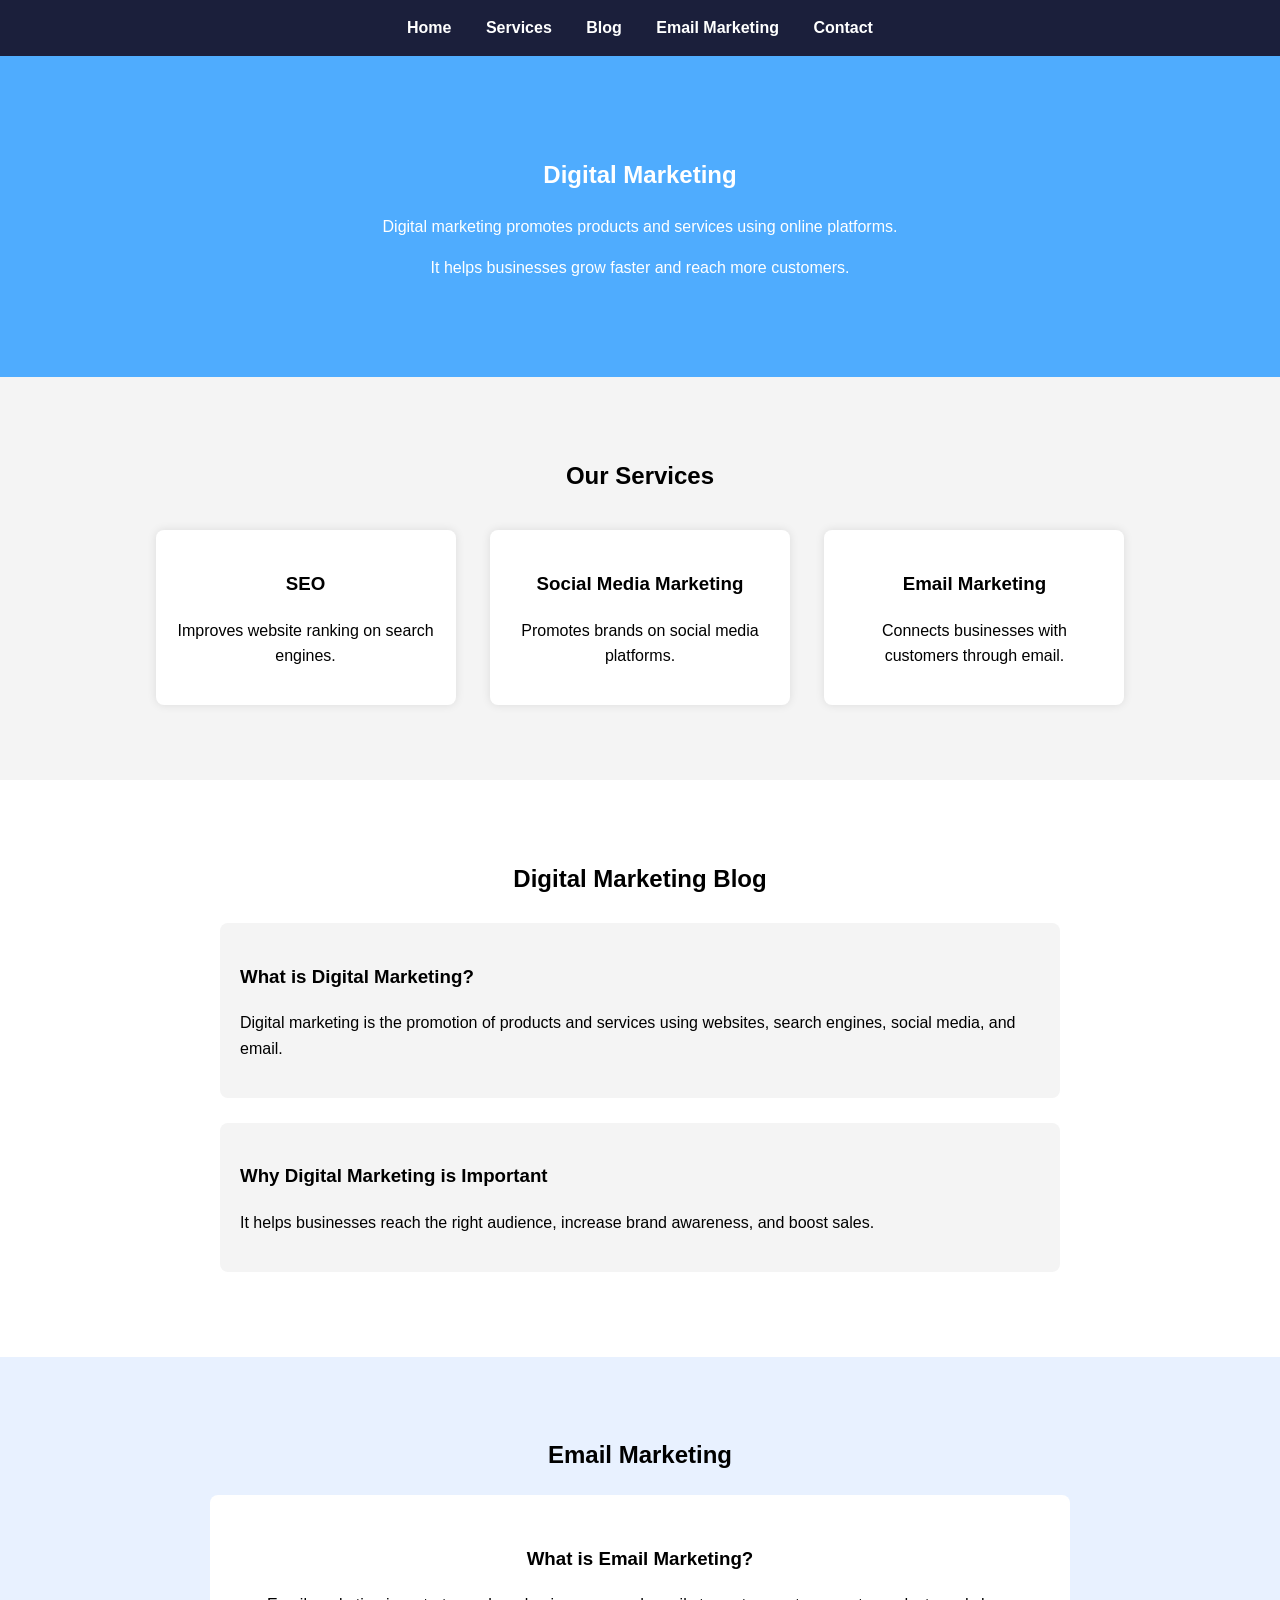
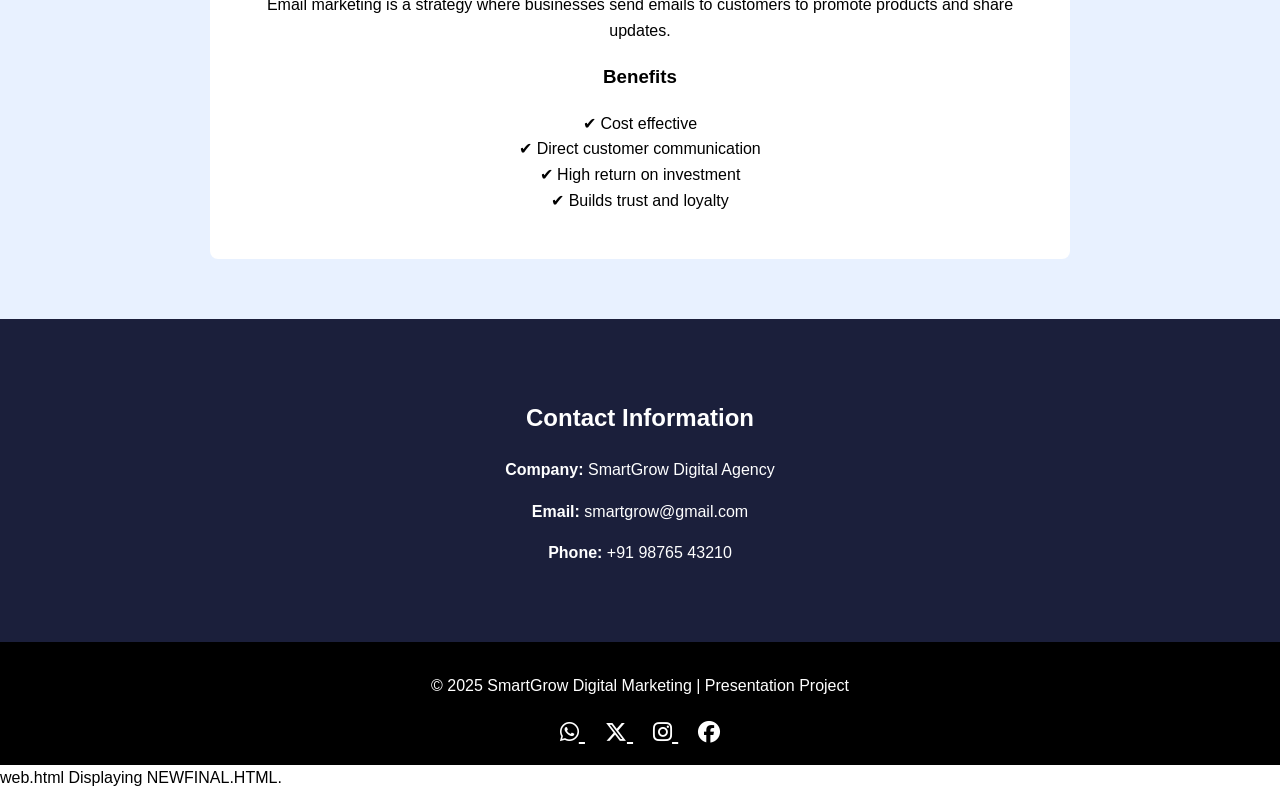
<file: smm-/smm.html>
<!DOCTYPE html>
<html lang="en">
<head>
    <meta charset="UTF-8">
    <title>Digital Marketing Presentation</title>

    <!-- Font Awesome Icons -->
    <link rel="stylesheet" href="https://cdnjs.cloudflare.com/ajax/libs/font-awesome/6.5.1/css/all.min.css">

    <style>
        body {
            margin: 0;
            font-family: Arial, sans-serif;
            line-height: 1.6;
        }

        nav {
            background: #1b1f3b;
            padding: 15px;
            text-align: center;
            position: sticky;
            top: 0;
        }

        nav a {
            color: #fff;
            margin: 0 15px;
            text-decoration: none;
            font-weight: bold;
        }

        /* Home */
        .layout1 {
            background: #4facfe;
            color: white;
            padding: 80px 20px;
            text-align: center;
        }

        /* Services */
        .layout2 {
            padding: 60px 20px;
            background: #f4f4f4;
            text-align: center;
        }

        .service {
            background: white;
            display: inline-block;
            width: 260px;
            margin: 15px;
            padding: 20px;
            border-radius: 8px;
            box-shadow: 0 0 10px rgba(0,0,0,0.1);
        }

        /* Blog */
        .blog {
            padding: 60px 20px;
            background: white;
        }

        .blog-post {
            max-width: 800px;
            margin: 25px auto;
            padding: 20px;
            background: #f4f4f4;
            border-radius: 8px;
        }

        /* Email Marketing */
        .email {
            padding: 60px 20px;
            background: #e8f1ff;
            text-align: center;
        }

        .email-box {
            max-width: 800px;
            margin: auto;
            background: white;
            padding: 30px;
            border-radius: 8px;
        }

        /* Contact */
        .layout3 {
            background: #1b1f3b;
            color: white;
            padding: 60px 20px;
            text-align: center;
        }

        /* Footer */
        footer {
            background: black;
            color: white;
            text-align: center;
            padding: 15px;
        }

        footer a {
            color: white;
            margin: 0 10px;
            font-size: 22px;
        }

        footer a:hover {
            color: #4facfe;
        }
    </style>
</head>
<body>

<!-- Navigation -->
<nav>
    <a href="#home">Home</a>
    <a href="#services">Services</a>
    <a href="#blog">Blog</a>
    <a href="#email">Email Marketing</a>
    <a href="#contact">Contact</a>
</nav>

<!-- Home -->
<section class="layout1" id="home">
    <h1>Digital Marketing</h1>
    <p>Digital marketing promotes products and services using online platforms.</p>
    <p>It helps businesses grow faster and reach more customers.</p>
</section>

<!-- Services -->
<section class="layout2" id="services">
    <h2>Our Services</h2>

    <div class="service">
        <h3>SEO</h3>
        <p>Improves website ranking on search engines.</p>
    </div>

    <div class="service">
        <h3>Social Media Marketing</h3>
        <p>Promotes brands on social media platforms.</p>
    </div>

    <div class="service">
        <h3>Email Marketing</h3>
        <p>Connects businesses with customers through email.</p>
    </div>
</section>

<!-- Blog -->
<section class="blog" id="blog">
    <h2 style="text-align:center;">Digital Marketing Blog</h2>

    <div class="blog-post">
        <h3>What is Digital Marketing?</h3>
        <p>
            Digital marketing is the promotion of products and services
            using websites, search engines, social media, and email.
        </p>
    </div>

    <div class="blog-post">
        <h3>Why Digital Marketing is Important</h3>
        <p>
            It helps businesses reach the right audience,
            increase brand awareness, and boost sales.
        </p>
    </div>
</section>

<!-- Email Marketing -->
<section class="email" id="email">
    <h2>Email Marketing</h2>

    <div class="email-box">
        <h3>What is Email Marketing?</h3>
        <p>
            Email marketing is a strategy where businesses send emails
            to customers to promote products and share updates.
        </p>

        <h3>Benefits</h3>
        <p>
            ✔ Cost effective<br>
            ✔ Direct customer communication<br>
            ✔ High return on investment<br>
            ✔ Builds trust and loyalty
        </p>
    </div>
</section>

<!-- Contact -->
<section class="layout3" id="contact">
    <h2>Contact Information</h2>
    <p><strong>Company:</strong> SmartGrow Digital Agency</p>
    <p><strong>Email:</strong> smartgrow@gmail.com</p>
    <p><strong>Phone:</strong> +91 98765 43210</p>
</section>

<!-- Footer with Social Icons -->
<footer>
    <p>© 2025 SmartGrow Digital Marketing | Presentation Project</p>

    <div>
        <a href="https://wa.me/919876543210" target="_blank">
            <i class="fab fa-whatsapp"></i>
        </a>

        <a href="https://twitter.com" target="_blank">
            <i class="fab fa-x-twitter"></i>
        </a>

        <a href="https://instagram.com" target="_blank">
            <i class="fab fa-instagram"></i>
        </a>

        <a href="https://facebook.com" target="_blank">
            <i class="fab fa-facebook"></i>
        </a>
    </div>
</footer>

</body>
</html>
web.html
Displaying NEWFINAL.HTML.
</file>
<file: smm-/style.css>
smmsm* {
    margin: 0;
    padding: 0;
    box-sizing: border-box;
}

body {
    font-family: 'Segoe UI', Tahoma, Geneva, Verdana, sans-serif;
    line-height: 1.6;
    background-color: #0f172a; /* Deep Slate */
    color: #f8fafc;
}

.container {
    max-width: 1200px;
    margin: 0 auto;
    padding: 0 20px;
}

/* NAVBAR - Glassmorphism */
.navbar {
    background: rgba(15, 23, 42, 0.85);
    backdrop-filter: blur(12px);
    -webkit-backdrop-filter: blur(12px);
    padding: 1.2rem 0;
    border-bottom: 1px solid rgba(255, 255, 255, 0.05);
    position: sticky;
    top: 0;
    z-index: 1000;
}

.navbar .container {
    display: flex;
    justify-content: space-between;
    align-items: center;
}

.logo {
    font-size: 1.8rem;
    font-weight: 900;
    color: white;
    display: flex;
    align-items: center;
    gap: 10px;
}

.logo-text {
    font-family: 'Trebuchet MS', 'Lucida Grande', sans-serif;
    font-size: 1.8rem;
    font-weight: 900;
    color: #fff;
    text-transform: uppercase;
    letter-spacing: 4px;
    display: inline-block;
    text-shadow: 0 0 10px rgba(45, 212, 191, 0.5); /* Teal glow */
}

.veg-badge {
    background: #10b981; /* Emerald */
    color: #fff;
    padding: 0.3rem 0.8rem;
    border-radius: 6px;
    font-size: 0.75rem;
    margin-left: 0.5rem;
    font-weight: bold;
    text-transform: uppercase;
    letter-spacing: 1px;
}

.nav-right {
    display: flex;
    align-items: center;
    gap: 2rem;
}

.nav-links {
    display: flex;
    list-style: none;
    gap: 2rem;
}

.nav-links a {
    color: #cbd5e1;
    text-decoration: none;
    transition: all 0.3s ease;
    padding: 0.5rem 0;
    position: relative;
}

.nav-links a::after {
    content: '';
    position: absolute;
    bottom: 0;
    left: 0;
    width: 0%;
    height: 2px;
    background: #2dd4bf;
    transition: width 0.3s ease;
}

.nav-links a:hover::after,
.nav-links a.active::after {
    width: 100%;
}

.nav-links a:hover,
.nav-links a.active {
    color: #fff;
}

.login-btn {
    background: transparent !important;
    border: 2px solid #2dd4bf !important;
    color: #2dd4bf !important;
    padding: 0.5rem 1.5rem !important;
    border-radius: 8px;
    transition: all 0.3s ease;
}

.login-btn:hover {
    background: #2dd4bf !important;
    color: #0f172a !important;
    box-shadow: 0 0 15px rgba(45, 212, 191, 0.4);
}

/* HERO */
.hero {
    background: radial-gradient(circle at top right, #1e1b4b 0%, #0f172a 100%);
    color: white;
    padding: 8rem 0 6rem;
    text-align: center;
    position: relative;
    border-bottom: 1px solid rgba(255,255,255,0.05);
}

.hero h1 {
    font-size: 3.5rem;
    margin-bottom: 1.5rem;
    font-weight: 800;
    background: linear-gradient(135deg, #2dd4bf 0%, #818cf8 100%);
    -webkit-background-clip: text;
    -webkit-text-fill-color: transparent;
}

.hero p {
    font-size: 1.2rem;
    color: #94a3b8;
    max-width: 600px;
    margin: 0 auto 2.5rem;
}

/* BUTTONS */
.cta-btn, .fancy-btn {
    display: inline-block;
    background: linear-gradient(135deg, #2dd4bf 0%, #0ea5e9 100%);
    color: #0f172a;
    padding: 1rem 2.5rem;
    text-decoration: none;
    border-radius: 8px;
    font-weight: 700;
    transition: all 0.3s ease;
    border: none;
    cursor: pointer;
    font-size: 1.1rem;
    text-transform: uppercase;
    letter-spacing: 1px;
}

.cta-btn:hover, .fancy-btn:hover {
    transform: translateY(-2px);
    box-shadow: 0 10px 25px rgba(45, 212, 191, 0.3);
}

/* FEATURES */
.features {
    padding: 5rem 0;
    background: #0f172a;
}

.features .container {
    display: grid;
    grid-template-columns: repeat(auto-fit, minmax(250px, 1fr));
    gap: 2rem;
}

.feature-card {
    background: #1e293b;
    padding: 2.5rem 2rem;
    border-radius: 16px;
    text-align: center;
    border: 1px solid rgba(255,255,255,0.05);
    transition: transform 0.3s, border-color 0.3s;
}

.feature-card:hover {
    transform: translateY(-5px);
    border-color: #818cf8;
}

.icon {
    font-size: 2.5rem;
    margin-bottom: 1.5rem;
    color: #2dd4bf;
}

/* PRODUCTS PREVIEW */
.products-preview {
    padding: 5rem 0;
    background: #0b1120;
}

.products-preview h2 {
    text-align: center;
    font-size: 2.5rem;
    margin-bottom: 3rem;
    color: #f8fafc;
}

.product-grid {
    display: grid;
    grid-template-columns: repeat(auto-fit, minmax(250px, 1fr));
    gap: 2rem;
    margin-bottom: 3rem;
}

/* PRODUCT CARDS */
.product-card {
    background: #1e293b;
    border-radius: 16px;
    padding: 1.5rem;
    text-align: center;
    border: 1px solid rgba(255,255,255,0.05);
    transition: all 0.3s ease;
    position: relative;
    overflow: hidden;
}

.product-card:hover {
    transform: translateY(-8px);
    box-shadow: 0 20px 40px rgba(0,0,0,0.4);
    border-color: rgba(45, 212, 191, 0.5);
}

.product-img-real {
    width: 100%;
    height: 200px;
    object-fit: cover;
    border-radius: 8px;
    margin-bottom: 1.5rem;
    background: #0f172a;
}

.product-card h3 {
    color: #f8fafc;
    font-weight: 600;
    font-size: 1.2rem;
    margin-bottom: 0.5rem;
}

.price {
    font-size: 1.3rem;
    color: #2dd4bf;
    font-weight: bold;
    margin: 1rem 0;
}

.add-cart {
    background: transparent;
    color: #fff;
    border: 1px solid #818cf8;
    padding: 0.8rem 2rem;
    border-radius: 8px;
    cursor: pointer;
    font-size: 0.95rem;
    font-weight: bold;
    transition: all 0.3s;
    width: 100%;
}

.add-cart:hover {
    background: #818cf8;
    color: #fff;
}

.view-all {
    display: block;
    max-width: 250px;
    text-align: center;
    margin: 0 auto;
    padding: 1rem 2rem;
    background: #1e293b;
    color: #f8fafc !important;
    border: 1px solid rgba(255,255,255,0.1);
    border-radius: 8px;
    font-weight: bold;
    transition: all 0.3s;
    text-decoration: none;
}

.view-all:hover {
    background: #2dd4bf;
    color: #0f172a !important;
    border-color: #2dd4bf;
}

/* FOOTER */
footer {
    background: #020617;
    color: #94a3b8;
    padding: 5rem 0 0;
    border-top: 1px solid rgba(255,255,255,0.05);
}

.footer-grid {
    display: grid;
    grid-template-columns: repeat(auto-fit, minmax(200px, 1fr));
    gap: 3rem;
    padding-bottom: 3rem;
    border-bottom: 1px solid rgba(255,255,255,0.05);
}

.footer-col h4 {
    color: #f8fafc;
    font-size: 1.1rem;
    margin-bottom: 1.5rem;
}

.footer-col ul { list-style: none; }
.footer-col ul li { margin-bottom: 0.8rem; }
.footer-col ul li a {
    color: #94a3b8;
    text-decoration: none;
    transition: color 0.3s;
}
.footer-col ul li a:hover { color: #2dd4bf; }

.social-icon {
    width: 40px; height: 40px;
    border-radius: 8px;
    background: #1e293b;
    color: #f8fafc;
    display: flex; align-items: center; justify-content: center;
    text-decoration: none;
    transition: all 0.3s;
}

.social-icon:hover { background: #2dd4bf; color: #0f172a; }

.footer-bottom {
    padding: 2rem 20px;
    display: flex;
    justify-content: space-between;
    align-items: center;
}

/* BADGE */
.badge {
    position: absolute;
    top: 15px; right: 15px;
    padding: 0.4rem 0.8rem;
    border-radius: 6px;
    font-size: 0.75rem;
    font-weight: bold;
    color: white;
    z-index: 1;
    text-transform: uppercase;
}
.badge-premium { background: #8b5cf6; }
.badge-new { background: #0ea5e9; }
.badge-sale { background: #ef4444; }

/* CHATBOT */
#chatbot-btn {
    position: fixed;
    bottom: 30px; right: 30px;
    width: 60px; height: 60px;
    background: #2dd4bf;
    color: #0f172a;
    border-radius: 16px;
    display: flex; align-items: center; justify-content: center;
    font-size: 1.6rem;
    cursor: pointer;
    box-shadow: 0 10px 20px rgba(45, 212, 191, 0.2);
    z-index: 9999;
    transition: all 0.3s;
}

#chatbot-btn:hover { transform: translateY(-5px); }

#chatbot-box {
    position: fixed;
    bottom: 100px; right: 30px;
    width: 350px;
    background: #1e293b;
    border: 1px solid rgba(255,255,255,0.1);
    border-radius: 16px;
    box-shadow: 0 20px 40px rgba(0,0,0,0.5);
    z-index: 9998;
    display: none;
    flex-direction: column;
    overflow: hidden;
}

#chatbot-box.open { display: flex; }

#chat-header {
    background: rgba(255,255,255,0.05);
    padding: 1.2rem;
    border-bottom: 1px solid rgba(255,255,255,0.05);
    color: #f8fafc;
}

#chat-messages {
    flex: 1;
    padding: 1rem;
    max-height: 350px;
    overflow-y: auto;
    background: #0f172a;
}

.bot-msg, .user-msg {
    padding: 0.8rem 1rem;
    border-radius: 12px;
    margin-bottom: 1rem;
    font-size: 0.95rem;
}

.bot-msg { background: #1e293b; color: #cbd5e1; border: 1px solid rgba(255,255,255,0.05); }
.user-msg { background: #2dd4bf; color: #0f172a; align-self: flex-end; }

#chat-input-area {
    padding: 1rem;
    background: #1e293b;
    border-top: 1px solid rgba(255,255,255,0.05);
    display: flex; gap: 0.5rem;
}

#chat-input {
    flex: 1;
    background: #0f172a;
    border: 1px solid rgba(255,255,255,0.1);
    color: white;
    padding: 0.8rem;
    border-radius: 8px;
}

/* AUTH & FORMS */
.auth-container {
    min-height: 80vh;
    display: flex; justify-content: center; align-items: center;
    background: #0f172a;
}

.auth-box {
    background: #1e293b;
    padding: 3rem;
    border-radius: 16px;
    border: 1px solid rgba(255,255,255,0.05);
    width: 100%; max-width: 450px;
}

.auth-box h2 { color: #f8fafc; text-align: center; margin-bottom: 2rem; }

.form-group input, .form-group textarea {
    width: 100%;
    padding: 1rem;
    background: #0f172a;
    border: 1px solid rgba(255,255,255,0.1);
    border-radius: 8px;
    color: white;
    margin-top: 0.5rem;
}

.form-group input:focus { border-color: #2dd4bf; outline: none; }

.submit-btn {
    width: 100%;
    background: #818cf8;
    color: white;
    padding: 1rem;
    border: none;
    border-radius: 8px;
    font-weight: bold;
    cursor: pointer;
    margin-top: 1.5rem;
}

/* BLOG & CARDS */
.blog-card, .marketing-card, .service-card {
    background: #1e293b;
    border-radius: 16px;
    padding: 2rem;
    border: 1px solid rgba(255,255,255,0.05);
}

.blog-card h3, .marketing-card h3, .service-card h3 { color: #f8fafc; }
.blog-card p, .marketing-card p, .service-card p { color: #94a3b8; }

/* SUBSCRIPTION & SMS */
.subscription-box, .sms-box {
    background: #1e293b;
    padding: 4rem 2rem;
    border-radius: 16px;
    text-align: center;
    border: 1px solid rgba(255,255,255,0.05);
}

.subscription-form input, .sms-form input {
    background: #0f172a;
    border: 1px solid rgba(255,255,255,0.1);
    color: white;
    padding: 1rem 1.5rem;
    border-radius: 8px;
}

.subscription-form button, .sms-form button {
    background: #2dd4bf;
    color: #0f172a;
    padding: 1rem 2rem;
    border-radius: 8px;
    border: none;
    font-weight: bold;
    cursor: pointer;
}

.hidden { display: none !important; }
</file>
